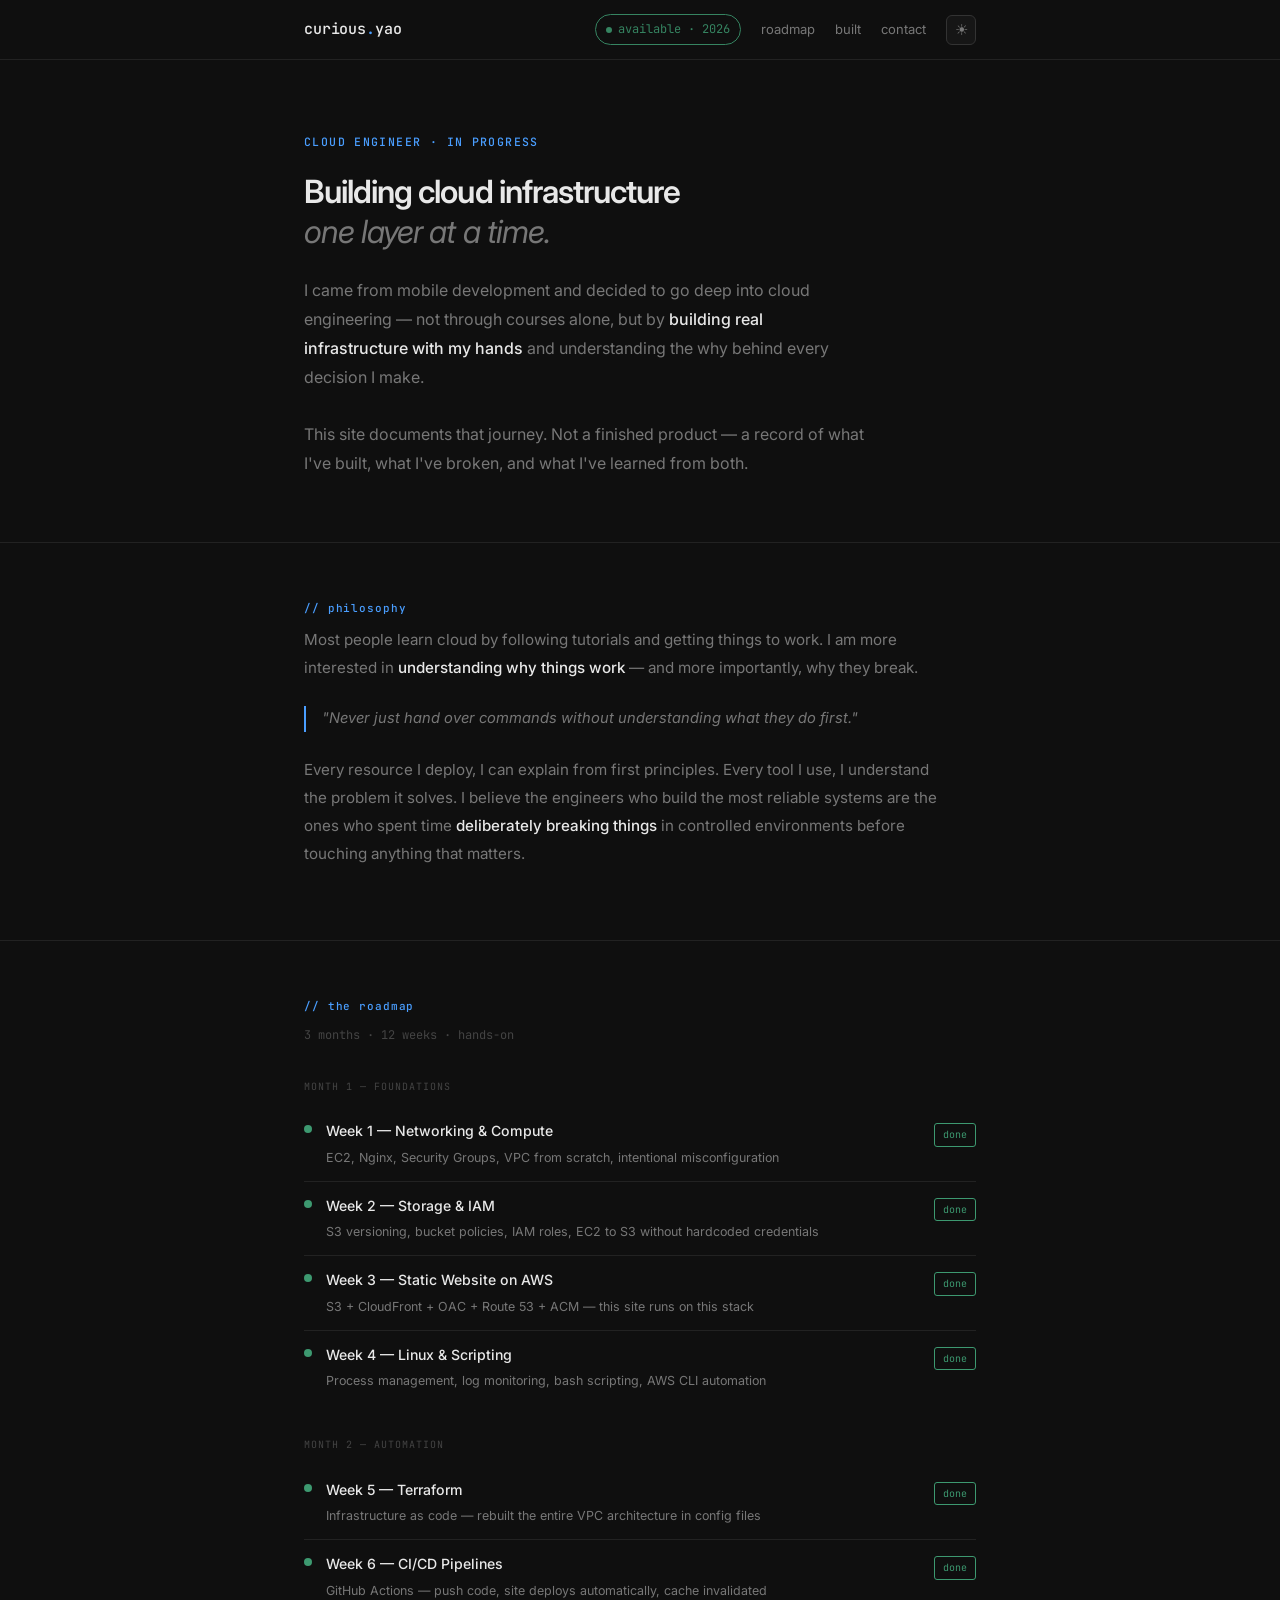
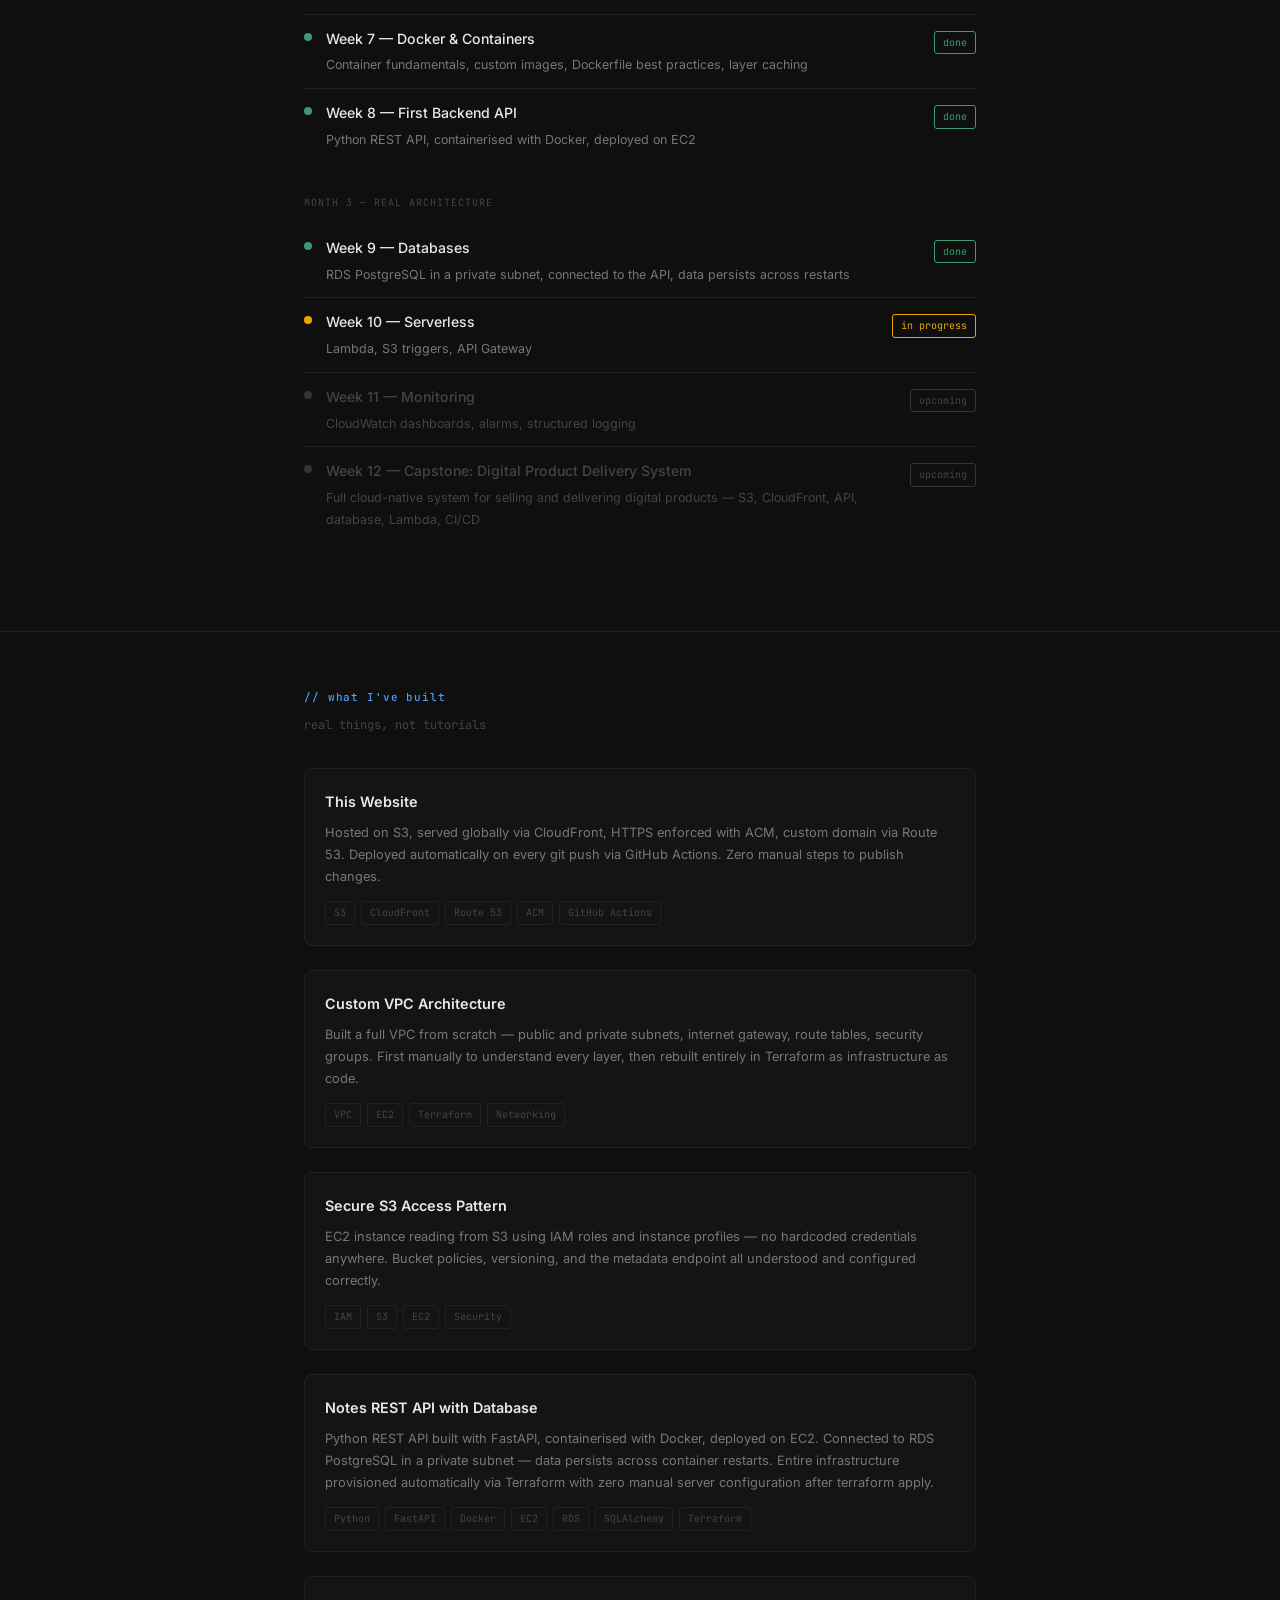
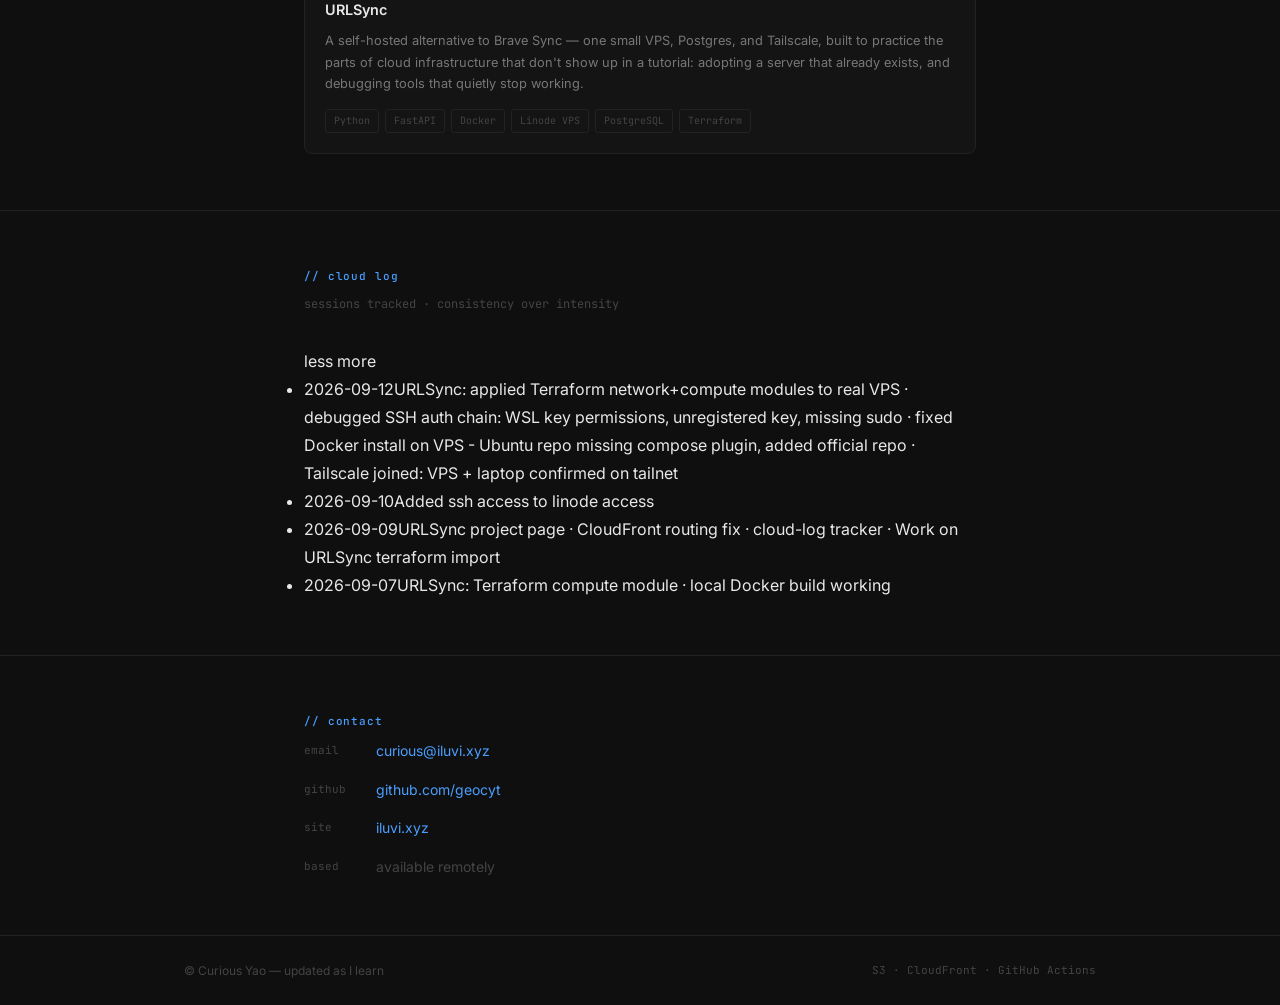
<file: index.html>
<!DOCTYPE html>
<html lang="en" data-theme="dark">
<head>
  <meta charset="UTF-8" />
  <meta name="viewport" content="width=device-width, initial-scale=1.0" />
  <title>Curious Yao — Cloud Engineer</title>
  <meta name="description" content="Cloud engineer building production-grade AWS infrastructure from the ground up." />
  <link rel="preconnect" href="https://fonts.googleapis.com" />
  <link rel="preconnect" href="https://fonts.gstatic.com" crossorigin />
  <link href="https://fonts.googleapis.com/css2?family=Inter:ital,wght@0,400;0,500;0,600;1,400&family=JetBrains+Mono:wght@400;500&display=swap" rel="stylesheet" />
  <link rel="stylesheet" href="css/style.css" />
</head>
<body>

  <!-- Navigation -->
  <nav class="nav">
    <div class="nav-inner">
      <a href="#" class="logo">curious<span>.</span>yao</a>
      <div class="nav-links">
        <div class="avail-badge">
          <span class="avail-dot"></span>
          available · 2026
        </div>
        <a href="#roadmap" class="nav-link">roadmap</a>
        <a href="#built" class="nav-link">built</a>
        <a href="#contact" class="nav-link">contact</a>
        <button class="theme-btn" id="theme-btn" aria-label="Toggle theme">
          <span class="theme-icon" id="theme-icon">☀</span>
        </button>
      </div>
    </div>
  </nav>

  <!-- Hero -->
  <section class="hero">
    <div class="hero-inner">
      <div class="eyebrow">Cloud Engineer · In Progress</div>
      <h1 class="hero-headline">
        Building cloud infrastructure<br />
        <em>one layer at a time.</em>
      </h1>
      <p class="hero-body">
        I came from mobile development and decided to go deep into cloud engineering —
        not through courses alone, but by <strong>building real infrastructure with my hands</strong>
        and understanding the why behind every decision I make.
        <br /><br />
        This site documents that journey. Not a finished product — a record of
        what I've built, what I've broken, and what I've learned from both.
      </p>
    </div>
  </section>

  <!-- Philosophy -->
  <section class="section" id="philosophy">
    <div class="section-inner">
      <div class="section-label">// philosophy</div>
      <div class="philosophy">
        <p>
          Most people learn cloud by following tutorials and getting things to work.
          I am more interested in <strong>understanding why things work</strong> —
          and more importantly, why they break.
        </p>
        <blockquote>
          "Never just hand over commands without understanding what they do first."
        </blockquote>
        <p>
          Every resource I deploy, I can explain from first principles.
          Every tool I use, I understand the problem it solves.
          I believe the engineers who build the most reliable systems are the ones
          who spent time <strong>deliberately breaking things</strong> in controlled
          environments before touching anything that matters.
        </p>
      </div>
    </div>
  </section>

  <!-- Roadmap -->
  <section class="section" id="roadmap">
    <div class="section-inner">
      <div class="section-label">// the roadmap</div>
      <div class="section-meta">3 months · 12 weeks · hands-on</div>

      <div class="roadmap">

        <div class="roadmap-month">
          <div class="month-label">month 1 — foundations</div>
          <div class="roadmap-item">
            <span class="rdot done"></span>
            <div class="ritem-content">
              <span class="ritem-title">Week 1 — Networking & Compute</span>
              <span class="ritem-desc">EC2, Nginx, Security Groups, VPC from scratch, intentional misconfiguration</span>
            </div>
            <span class="rbadge done">done</span>
          </div>
          <div class="roadmap-item">
            <span class="rdot done"></span>
            <div class="ritem-content">
              <span class="ritem-title">Week 2 — Storage & IAM</span>
              <span class="ritem-desc">S3 versioning, bucket policies, IAM roles, EC2 to S3 without hardcoded credentials</span>
            </div>
            <span class="rbadge done">done</span>
          </div>
          <div class="roadmap-item">
            <span class="rdot done"></span>
            <div class="ritem-content">
              <span class="ritem-title">Week 3 — Static Website on AWS</span>
              <span class="ritem-desc">S3 + CloudFront + OAC + Route 53 + ACM — this site runs on this stack</span>
            </div>
            <span class="rbadge done">done</span>
          </div>
          <div class="roadmap-item">
            <span class="rdot done"></span>
            <div class="ritem-content">
              <span class="ritem-title">Week 4 — Linux & Scripting</span>
              <span class="ritem-desc">Process management, log monitoring, bash scripting, AWS CLI automation</span>
            </div>
            <span class="rbadge done">done</span>
          </div>
        </div>

        <div class="roadmap-month">
          <div class="month-label">month 2 — automation</div>
          <div class="roadmap-item">
            <span class="rdot done"></span>
            <div class="ritem-content">
              <span class="ritem-title">Week 5 — Terraform</span>
              <span class="ritem-desc">Infrastructure as code — rebuilt the entire VPC architecture in config files</span>
            </div>
            <span class="rbadge done">done</span>
          </div>
          <div class="roadmap-item">
            <span class="rdot done"></span>
            <div class="ritem-content">
              <span class="ritem-title">Week 6 — CI/CD Pipelines</span>
              <span class="ritem-desc">GitHub Actions — push code, site deploys automatically, cache invalidated</span>
            </div>
            <span class="rbadge done">done</span>
          </div>
          <div class="roadmap-item">
            <span class="rdot done"></span>
            <div class="ritem-content">
              <span class="ritem-title">Week 7 — Docker & Containers</span>
              <span class="ritem-desc">Container fundamentals, custom images, Dockerfile best practices, layer caching</span>
            </div>
            <span class="rbadge done">done</span>
          </div>
          <div class="roadmap-item">
            <span class="rdot done"></span>
            <div class="ritem-content">
              <span class="ritem-title">Week 8 — First Backend API</span>
              <span class="ritem-desc">Python REST API, containerised with Docker, deployed on EC2</span>
            </div>
            <span class="rbadge done">done</span>
          </div>
        </div>

        <div class="roadmap-month">
          <div class="month-label">month 3 — real architecture</div>
          <div class="roadmap-item">
            <span class="rdot done"></span>
            <div class="ritem-content">
              <span class="ritem-title">Week 9 — Databases</span>
              <span class="ritem-desc">RDS PostgreSQL in a private subnet, connected to the API, data persists across restarts</span>
            </div>
            <span class="rbadge done">done</span>
          </div>
          <div class="roadmap-item">
            <span class="rdot active"></span>
            <div class="ritem-content">
              <span class="ritem-title">Week 10 — Serverless</span>
              <span class="ritem-desc">Lambda, S3 triggers, API Gateway</span>
            </div>
            <span class="rbadge active">in progress</span>
          </div>
          <div class="roadmap-item">
            <span class="rdot upcoming"></span>
            <div class="ritem-content">
              <span class="ritem-title upcoming">Week 11 — Monitoring</span>
              <span class="ritem-desc upcoming">CloudWatch dashboards, alarms, structured logging</span>
            </div>
            <span class="rbadge upcoming">upcoming</span>
          </div>
          <div class="roadmap-item">
            <span class="rdot upcoming"></span>
            <div class="ritem-content">
              <span class="ritem-title upcoming">Week 12 — Capstone: Digital Product Delivery System</span>
              <span class="ritem-desc upcoming">Full cloud-native system for selling and delivering digital products — S3, CloudFront, API, database, Lambda, CI/CD</span>
            </div>
            <span class="rbadge upcoming">upcoming</span>
          </div>
        </div>

      </div>
    </div>
  </section>

  <!-- What I've Built -->
  <section class="section" id="built">
    <div class="section-inner">
      <div class="section-label">// what I've built</div>
      <div class="section-meta">real things, not tutorials</div>
      <div class="built-list">

        <div class="built-item">
          <div class="built-title">This Website</div>
          <div class="built-desc">
            Hosted on S3, served globally via CloudFront, HTTPS enforced with ACM,
            custom domain via Route 53. Deployed automatically on every git push
            via GitHub Actions. Zero manual steps to publish changes.
          </div>
          <div class="built-tags">
            <span class="tag">S3</span>
            <span class="tag">CloudFront</span>
            <span class="tag">Route 53</span>
            <span class="tag">ACM</span>
            <span class="tag">GitHub Actions</span>
          </div>
        </div>

        <div class="built-item">
          <div class="built-title">Custom VPC Architecture</div>
          <div class="built-desc">
            Built a full VPC from scratch — public and private subnets, internet gateway,
            route tables, security groups. First manually to understand every layer,
            then rebuilt entirely in Terraform as infrastructure as code.
          </div>
          <div class="built-tags">
            <span class="tag">VPC</span>
            <span class="tag">EC2</span>
            <span class="tag">Terraform</span>
            <span class="tag">Networking</span>
          </div>
        </div>

        <div class="built-item">
          <div class="built-title">Secure S3 Access Pattern</div>
          <div class="built-desc">
            EC2 instance reading from S3 using IAM roles and instance profiles —
            no hardcoded credentials anywhere. Bucket policies, versioning, and the
            metadata endpoint all understood and configured correctly.
          </div>
          <div class="built-tags">
            <span class="tag">IAM</span>
            <span class="tag">S3</span>
            <span class="tag">EC2</span>
            <span class="tag">Security</span>
          </div>
        </div>

        <div class="built-item">
          <div class="built-title">Notes REST API with Database</div>
          <div class="built-desc">
            Python REST API built with FastAPI, containerised with Docker, deployed on EC2.
            Connected to RDS PostgreSQL in a private subnet — data persists across container
            restarts. Entire infrastructure provisioned automatically via Terraform with
            zero manual server configuration after terraform apply.
          </div>
          <div class="built-tags">
            <span class="tag">Python</span>
            <span class="tag">FastAPI</span>
            <span class="tag">Docker</span>
            <span class="tag">EC2</span>
            <span class="tag">RDS</span>
            <span class="tag">SQLAlchemy</span>
            <span class="tag">Terraform</span>
          </div>
        </div>

        <div class="built-item">
          <div class="built-title">URLSync</div>
          <div class="built-desc">
            A self-hosted alternative to Brave Sync — one small VPS, Postgres, and Tailscale,
            built to practice the parts of cloud infrastructure that don't show up in a tutorial:
            adopting a server that already exists, and debugging tools that quietly stop working.
          </div>
          <div class="built-tags">
            <span class="tag">Python</span>
            <span class="tag">FastAPI</span>
            <span class="tag">Docker</span>
            <span class="tag">Linode VPS</span>
            <span class="tag">PostgreSQL</span>
            <span class="tag">Terraform</span>
          </div>
        </div>

      </div>
    </div>
  </section>

  <!-- Cloud Log -->
  <section class="section" id="log">
    <div class="section-inner">
      <div class="section-label">// cloud log</div>
      <div class="section-meta">sessions tracked · consistency over intensity</div>
      <div class="cloud-log">
        <div class="clw-grid-wrap">
          <div class="clw-grid" id="clw-grid"></div>
        </div>
        <div class="clw-legend">
          <span>less</span>
          <span class="clw-cell"></span>
          <span class="clw-cell level-1"></span>
          <span class="clw-cell level-2"></span>
          <span class="clw-cell level-3"></span>
          <span>more</span>
        </div>
        <ul class="clw-entries" id="clw-recent"></ul>
      </div>
    </div>
  </section>

  <!-- Contact -->
  <section class="section" id="contact">
    <div class="section-inner">
      <div class="section-label">// contact</div>
      <div class="contact-grid">
        <span class="ckey">email</span>
        <span class="cval"><a href="mailto:curious@iluvi.xyz">curious@iluvi.xyz</a></span>
        <span class="ckey">github</span>
        <span class="cval"><a href="https://github.com/geocyt" target="_blank" rel="noopener">github.com/geocyt</a></span>
        <span class="ckey">site</span>
        <span class="cval"><a href="https://iluvi.xyz">iluvi.xyz</a></span>
        <span class="ckey">based</span>
        <span class="cval muted">available remotely</span>
      </div>
    </div>
  </section>

  <!-- Footer -->
  <footer class="footer">
    <div class="footer-inner">
      <span>© Curious Yao — updated as I learn</span>
      <span class="footer-stack">S3 · CloudFront · GitHub Actions</span>
    </div>
  </footer>

  <script src="js/main.js"></script>
  <script>
  (async function () {
    let entries = [];
    try {
      const res = await fetch('/data/cloud-log.json');
      if (res.ok) entries = await res.json();
    } catch (e) {
      entries = [];
    }

    const map = {};
    entries.forEach(e => { map[e.date] = e; });

    const weeks = 26;
    const days = weeks * 7;
    const today = new Date();
    today.setHours(0, 0, 0, 0);
    const endDow = today.getDay();
    const end = new Date(today);
    end.setDate(today.getDate() + (6 - endDow));
    const start = new Date(end);
    start.setDate(end.getDate() - (days - 1));

    const grid = document.getElementById('clw-grid');
    grid.innerHTML = '';

    function levelFor(n) {
      if (n === 1) return 1;
      if (n === 2) return 2;
      return 3;
    }

    for (let i = 0; i < days; i++) {
      const d = new Date(start);
      d.setDate(start.getDate() + i);
      const key = d.toISOString().slice(0, 10);
      const count = map[key] ? map[key].count : 0;
      const div = document.createElement('div');
      div.className = 'clw-cell' + (count > 0 ? ' level-' + levelFor(count) : '');
      div.title = key + (map[key] && map[key].note ? ' — ' + map[key].note : '');
      grid.appendChild(div);
    }

    const list = document.getElementById('clw-recent');
    list.innerHTML = '';
    if (entries.length === 0) {
      list.innerHTML = '<li class="clw-empty">No entries yet.</li>';
      return;
    }
    entries.slice().reverse().slice(0, 10).forEach(e => {
      const li = document.createElement('li');
      li.innerHTML = `<span class="clw-date">${e.date}</span>${e.note}`;
      list.appendChild(li);
    });
  })();
  </script>
</body>
</html>
</file>
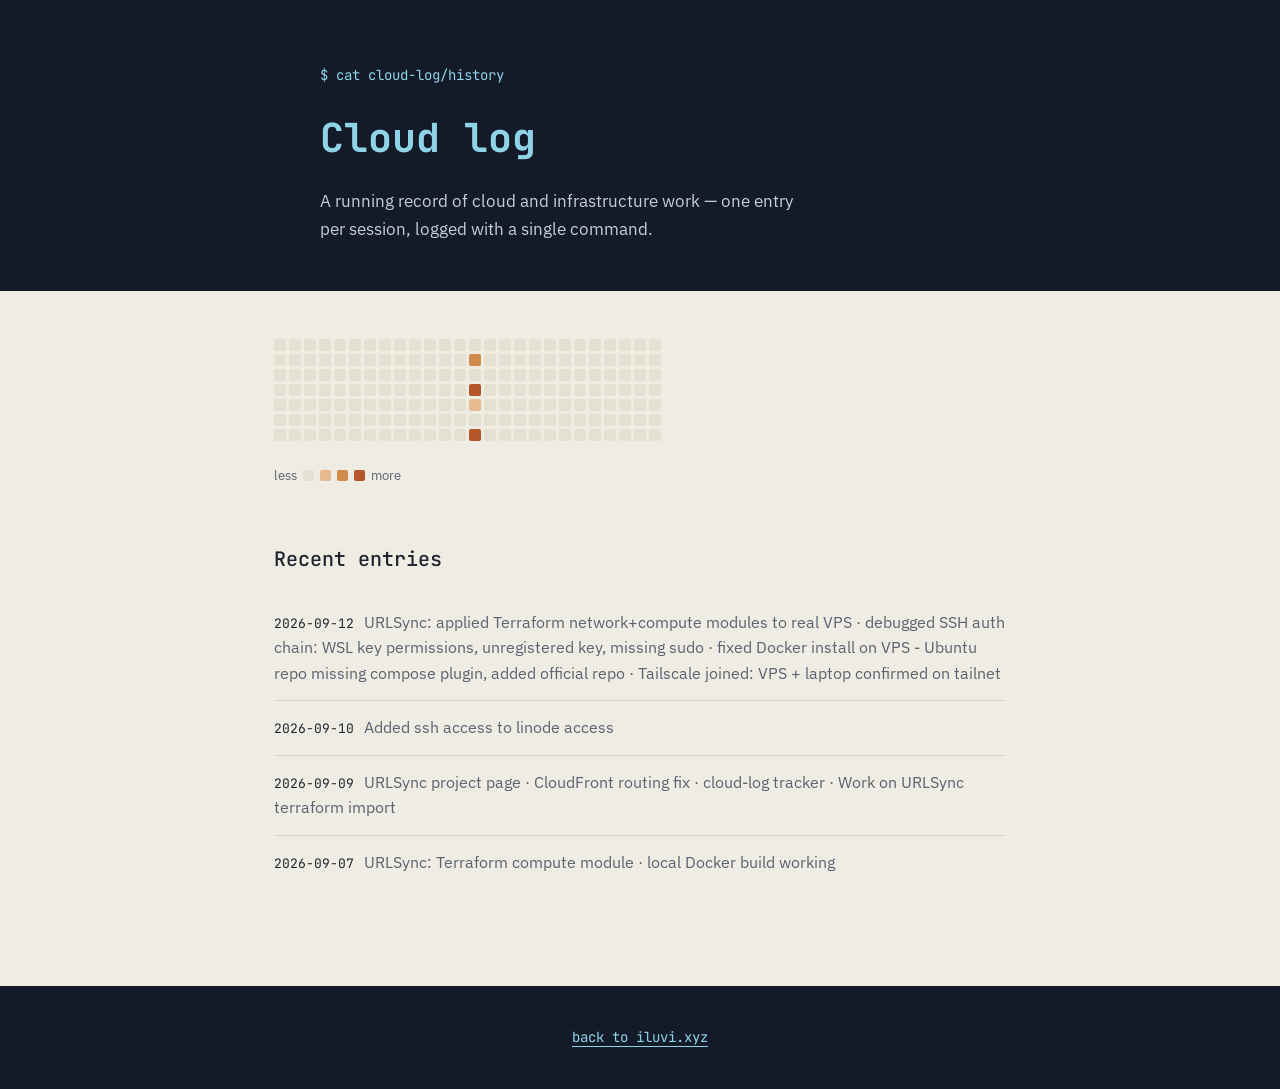
<file: log/index.html>
<!DOCTYPE html>
<html lang="en">
<head>
<meta charset="UTF-8">
<meta name="viewport" content="width=device-width, initial-scale=1.0">
<title>Cloud log — a record of cloud engineering work</title>
<link rel="preconnect" href="https://fonts.googleapis.com">
<link href="https://fonts.googleapis.com/css2?family=JetBrains+Mono:wght@400;500;700&family=IBM+Plex+Sans:wght@400;500;600&display=swap" rel="stylesheet">
<style>
  :root {
    --blueprint: #131B29;
    --paper: #EFEDE3;
    --ink: #1E2430;
    --ink-soft: #5B6270;
    --rule: #D9D5C6;
    --cyan: #8FD3E8;
    --annotation: #B4552A;
    --lvl0: #E4E1D3;
    --lvl1: #E8B98C;
    --lvl2: #D08A4B;
    --lvl3: #B4552A;
  }
  * { box-sizing: border-box; }
  body {
    margin: 0;
    background: var(--paper);
    color: var(--ink);
    font-family: 'IBM Plex Sans', system-ui, sans-serif;
    font-size: 17px;
    line-height: 1.65;
  }
  .mono { font-family: 'JetBrains Mono', monospace; }
  a { color: var(--annotation); text-decoration: none; border-bottom: 1px solid currentColor; }

  .hero { background: var(--blueprint); color: var(--paper); padding: 64px 24px 48px; }
  .hero-inner { max-width: 640px; margin: 0 auto; }
  .prompt { font-family: 'JetBrains Mono', monospace; font-size: 14px; color: var(--cyan); margin-bottom: 18px; }
  .hero h1 { font-family: 'JetBrains Mono', monospace; font-size: clamp(28px, 5vw, 40px); font-weight: 700; margin: 0 0 16px; color: var(--cyan); }
  .hero p { font-size: 17px; color: #C9CDD6; max-width: 480px; margin: 0; }

  main { max-width: 780px; margin: 0 auto; padding: 48px 24px 96px; }

  .grid-wrap { overflow-x: auto; padding-bottom: 8px; }
  .grid {
    display: grid;
    grid-template-rows: repeat(7, 12px);
    grid-auto-flow: column;
    grid-auto-columns: 12px;
    gap: 3px;
    width: max-content;
  }
  .cell { width: 12px; height: 12px; border-radius: 2px; background: var(--lvl0); }
  .cell.level-1 { background: var(--lvl1); }
  .cell.level-2 { background: var(--lvl2); }
  .cell.level-3 { background: var(--lvl3); }

  .legend { display: flex; align-items: center; gap: 6px; margin-top: 16px; font-size: 13px; color: var(--ink-soft); }
  .legend .cell { width: 11px; height: 11px; }

  h2 { font-family: 'JetBrains Mono', monospace; font-size: 20px; font-weight: 500; margin: 56px 0 20px; }

  ul.entries { list-style: none; margin: 0; padding: 0; }
  ul.entries li { padding: 14px 0; border-top: 1px solid var(--rule); font-size: 15.5px; color: var(--ink-soft); }
  ul.entries li:first-child { border-top: none; }
  ul.entries .mono { color: var(--ink); font-size: 13px; margin-right: 10px; }
  .empty { color: var(--ink-soft); font-size: 15px; }

  footer { background: var(--blueprint); color: #9AA1AE; padding: 40px 24px; font-family: 'JetBrains Mono', monospace; font-size: 14px; text-align: center; }
  footer a { color: var(--cyan); }
</style>
</head>
<body>

<div class="hero">
  <div class="hero-inner">
    <div class="prompt">$ cat cloud-log/history</div>
    <h1>Cloud log</h1>
    <p>A running record of cloud and infrastructure work — one entry per session, logged with a single command.</p>
  </div>
</div>

<main>
  <div class="grid-wrap">
    <div class="grid" id="grid"></div>
  </div>
  <div class="legend">
    <span>less</span>
    <span class="cell"></span>
    <span class="cell level-1"></span>
    <span class="cell level-2"></span>
    <span class="cell level-3"></span>
    <span>more</span>
  </div>

  <h2>Recent entries</h2>
  <ul class="entries" id="recent"></ul>
</main>

<footer>
  <a href="/">back to iluvi.xyz</a>
</footer>

<script>
async function loadLog() {
  let entries = [];
  try {
    const res = await fetch('/data/cloud-log.json');
    entries = await res.json();
  } catch (e) {
    entries = [];
  }

  const map = {};
  entries.forEach(e => { map[e.date] = e; });

  const weeks = 26;
  const days = weeks * 7;
  const today = new Date();
  today.setHours(0, 0, 0, 0);
  const endDow = today.getDay();
  const end = new Date(today);
  end.setDate(today.getDate() + (6 - endDow));
  const start = new Date(end);
  start.setDate(end.getDate() - (days - 1));

  const grid = document.getElementById('grid');
  grid.innerHTML = '';

  for (let i = 0; i < days; i++) {
    const d = new Date(start);
    d.setDate(start.getDate() + i);
    const key = d.toISOString().slice(0, 10);
    const count = map[key] ? map[key].count : 0;
    const div = document.createElement('div');
    div.className = 'cell' + (count > 0 ? ' level-' + levelFor(count) : '');
    div.title = key + (map[key] && map[key].note ? ' — ' + map[key].note : '');
    grid.appendChild(div);
  }

  function levelFor(n) {
    if (n === 1) return 1;
    if (n === 2) return 2;
    return 3;
  }

  const list = document.getElementById('recent');
  list.innerHTML = '';
  if (entries.length === 0) {
    list.innerHTML = '<li class="empty">No entries yet — run log.sh to add the first one.</li>';
    return;
  }
  entries.slice().reverse().slice(0, 10).forEach(e => {
    const li = document.createElement('li');
    li.innerHTML = `<span class="mono">${e.date}</span>${e.note}`;
    list.appendChild(li);
  });
}
loadLog();
</script>

</body>
</html>
</file>
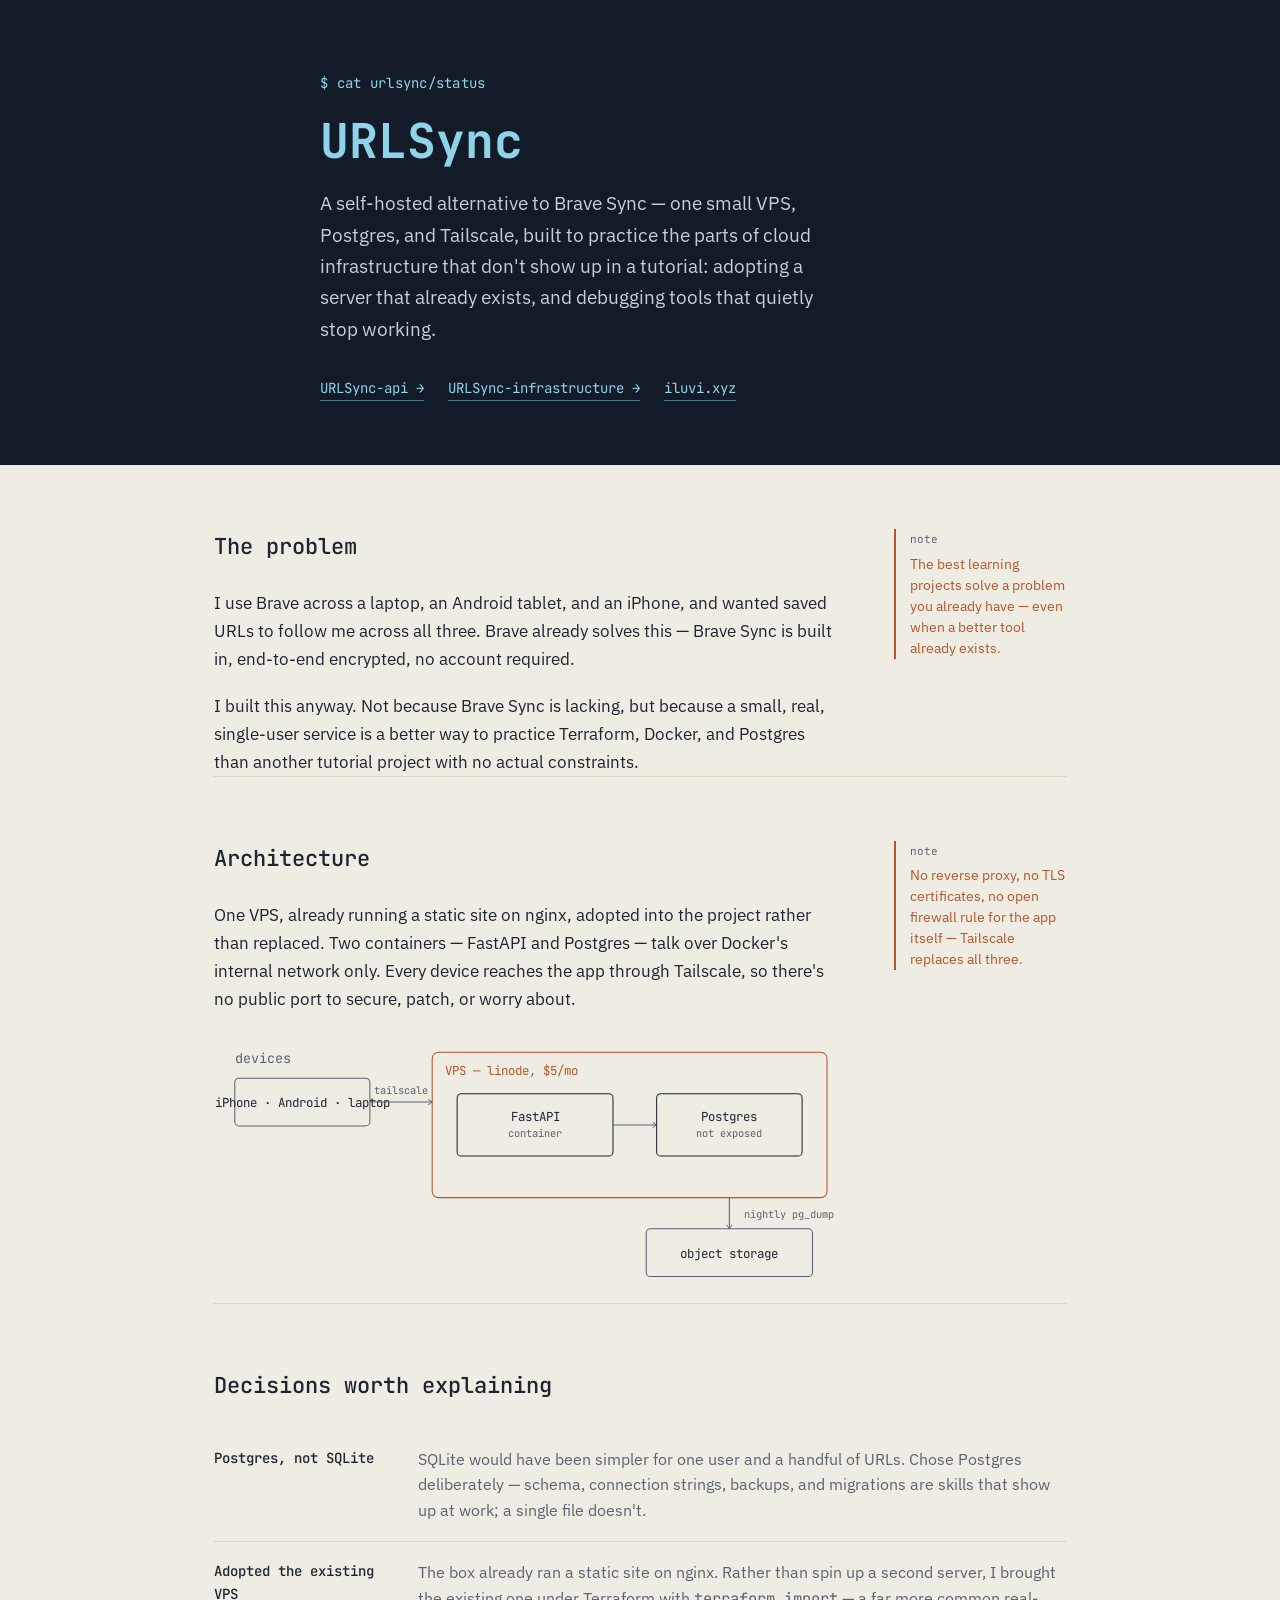
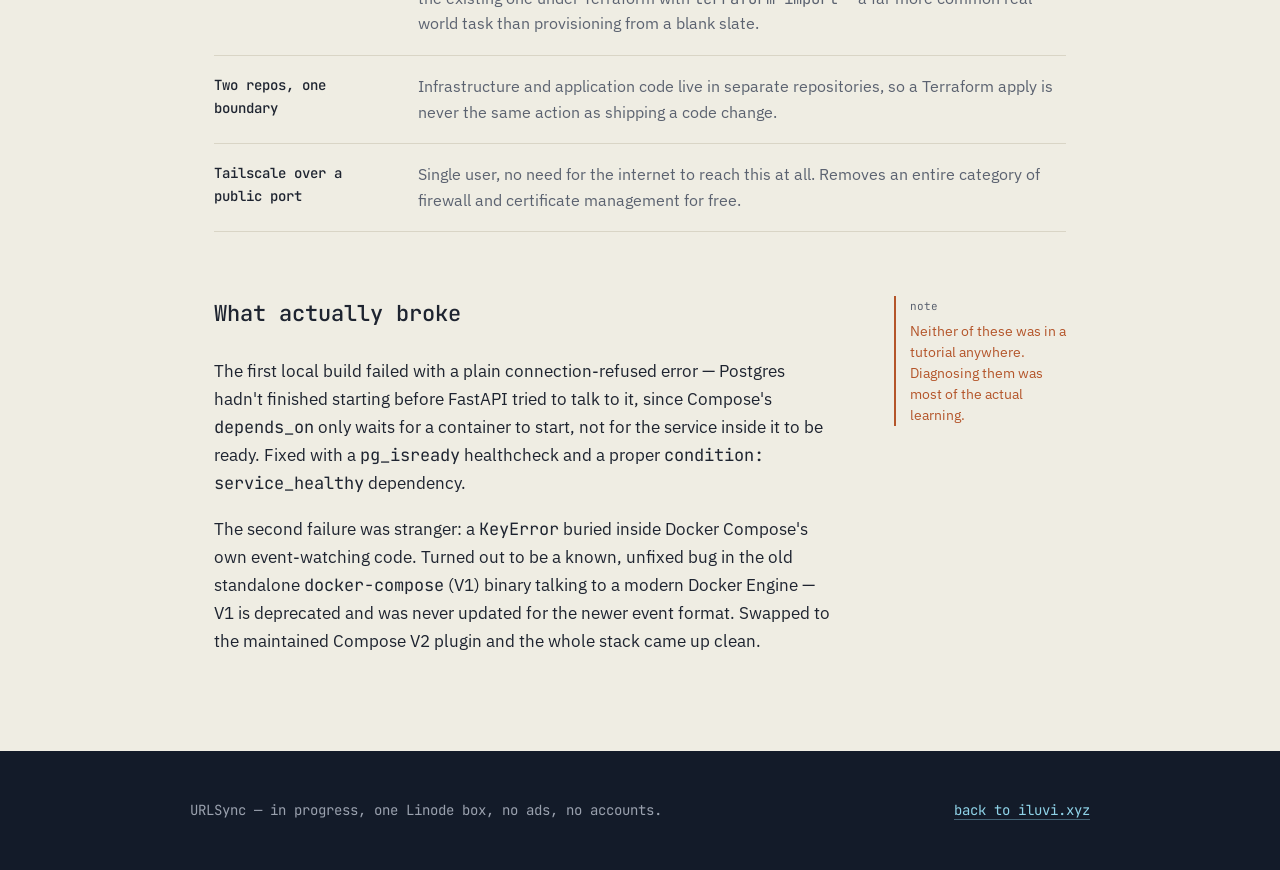
<file: projects/urlsync/index.html>
<!DOCTYPE html>
<html lang="en">
<head>
<meta charset="UTF-8">
<meta name="viewport" content="width=device-width, initial-scale=1.0">
<title>URLSync — a self-hosted bookmark sync built to learn Terraform, Docker, and Postgres</title>
<link rel="preconnect" href="https://fonts.googleapis.com">
<link href="https://fonts.googleapis.com/css2?family=JetBrains+Mono:wght@400;500;700&family=IBM+Plex+Sans:wght@400;500;600&display=swap" rel="stylesheet">
<style>
  :root {
    --blueprint: #131B29;
    --blueprint-line: #2A3A50;
    --paper: #EFEDE3;
    --ink: #1E2430;
    --ink-soft: #5B6270;
    --rule: #D9D5C6;
    --cyan: #8FD3E8;
    --annotation: #B4552A;
  }

  * { box-sizing: border-box; }

  body {
    margin: 0;
    background: var(--paper);
    color: var(--ink);
    font-family: 'IBM Plex Sans', system-ui, sans-serif;
    font-size: 17px;
    line-height: 1.65;
  }

  .mono { font-family: 'JetBrains Mono', monospace; }

  a { color: var(--annotation); text-decoration: none; border-bottom: 1px solid currentColor; }
  a:hover { opacity: 0.75; }

  /* ---- Hero ---- */
  .hero {
    background: var(--blueprint);
    color: var(--paper);
    padding: 72px 24px 64px;
  }
  .hero-inner { max-width: 640px; margin: 0 auto; }
  .prompt {
    font-family: 'JetBrains Mono', monospace;
    font-size: 14px;
    color: var(--cyan);
    margin-bottom: 18px;
    letter-spacing: 0.02em;
  }
  .hero h1 {
    font-family: 'JetBrains Mono', monospace;
    font-size: clamp(32px, 6vw, 48px);
    font-weight: 700;
    margin: 0 0 20px;
    line-height: 1.15;
    color: var(--cyan);
  }
  .hero p.lede {
    font-size: 19px;
    color: #C9CDD6;
    max-width: 520px;
    margin: 0 0 32px;
  }
  .hero-links { display: flex; gap: 24px; flex-wrap: wrap; font-family: 'JetBrains Mono', monospace; font-size: 14px; }
  .hero-links a { color: var(--cyan); border-color: rgba(143,211,232,0.5); }

  /* ---- Body layout: reading column + margin rail ---- */
  main {
    max-width: 900px;
    margin: 0 auto;
    padding: 0 24px 96px;
  }
  section { padding-top: 64px; }
  section + section { border-top: 1px solid var(--rule); }

  .grid {
    display: grid;
    grid-template-columns: minmax(0, 640px) 1fr;
    gap: 40px;
    align-items: start;
  }

  h2 {
    font-family: 'JetBrains Mono', monospace;
    font-size: 22px;
    font-weight: 500;
    margin: 0 0 24px;
    color: var(--ink);
  }

  .col p { margin: 0 0 18px; max-width: 620px; }
  .col p:last-child { margin-bottom: 0; }

  .note {
    font-size: 14px;
    color: var(--annotation);
    border-left: 2px solid var(--annotation);
    padding-left: 14px;
    line-height: 1.5;
    padding-top: 2px;
  }
  .note .mono { display: block; font-size: 11px; color: var(--ink-soft); margin-bottom: 6px; }

  @media (max-width: 720px) {
    .grid { grid-template-columns: 1fr; }
    .note { margin-top: 4px; margin-bottom: 8px; }
  }

  /* ---- Decisions list ---- */
  .decisions { list-style: none; margin: 0; padding: 0; }
  .decisions li {
    padding: 18px 0;
    border-top: 1px solid var(--rule);
    display: grid;
    grid-template-columns: 180px 1fr;
    gap: 24px;
  }
  .decisions li:first-child { border-top: none; }
  .decisions dt {
    font-family: 'JetBrains Mono', monospace;
    font-size: 14px;
    font-weight: 500;
    color: var(--ink);
  }
  .decisions dd { margin: 0; color: var(--ink-soft); font-size: 15.5px; }
  @media (max-width: 560px) {
    .decisions li { grid-template-columns: 1fr; gap: 6px; }
  }

  /* ---- Diagram ---- */
  .diagram { width: 100%; height: auto; margin: 8px 0 4px; }

  /* ---- Footer ---- */
  footer {
    background: var(--blueprint);
    color: #9AA1AE;
    padding: 48px 24px;
    font-family: 'JetBrains Mono', monospace;
    font-size: 14px;
  }
  footer .inner { max-width: 900px; margin: 0 auto; display: flex; justify-content: space-between; flex-wrap: wrap; gap: 16px; }
  footer a { color: var(--cyan); border-color: rgba(143,211,232,0.4); }
</style>
</head>
<body>

<div class="hero">
  <div class="hero-inner">
    <div class="prompt">$ cat urlsync/status</div>
    <h1>URLSync</h1>
    <p class="lede">
      A self-hosted alternative to Brave Sync — one small VPS, Postgres,
      and Tailscale, built to practice the parts of cloud infrastructure
      that don't show up in a tutorial: adopting a server that already
      exists, and debugging tools that quietly stop working.
    </p>
    <div class="hero-links">
      <a href="https://github.com/geocyt/URLSync-api">URLSync-api →</a>
      <a href="https://github.com/geocyt/URLSync-infrastructure">URLSync-infrastructure →</a>
      <a href="/">iluvi.xyz</a>
    </div>
  </div>
</div>

<main>

  <section>
    <div class="grid">
      <div class="col">
        <h2>The problem</h2>
        <p>
          I use Brave across a laptop, an Android tablet, and an iPhone,
          and wanted saved URLs to follow me across all three. Brave
          already solves this — Brave Sync is built in, end-to-end
          encrypted, no account required.
        </p>
        <p>
          I built this anyway. Not because Brave Sync is lacking, but
          because a small, real, single-user service is a better way to
          practice Terraform, Docker, and Postgres than another
          tutorial project with no actual constraints.
        </p>
      </div>
      <div class="note">
        <span class="mono">note</span>
        The best learning projects solve a problem you already have —
        even when a better tool already exists.
      </div>
    </div>
  </section>

  <section>
    <div class="grid">
      <div class="col">
        <h2>Architecture</h2>
        <p>
          One VPS, already running a static site on nginx, adopted into
          the project rather than replaced. Two containers — FastAPI and
          Postgres — talk over Docker's internal network only. Every
          device reaches the app through Tailscale, so there's no public
          port to secure, patch, or worry about.
        </p>
      </div>
      <div class="note">
        <span class="mono">note</span>
        No reverse proxy, no TLS certificates, no open firewall rule for
        the app itself — Tailscale replaces all three.
      </div>
    </div>
    <svg class="diagram" viewBox="0 0 820 260" xmlns="http://www.w3.org/2000/svg" role="img" aria-label="Devices connect over Tailscale to a VPS running Docker containers for the FastAPI app and Postgres, which backs up nightly to object storage.">
      <defs>
        <marker id="arrow" viewBox="0 0 10 10" refX="8" refY="5" markerWidth="6" markerHeight="6" orient="auto-start-reverse">
          <path d="M2 1L8 5L2 9" fill="none" stroke="#5B6270" stroke-width="1.5" stroke-linecap="round" stroke-linejoin="round"/>
        </marker>
      </defs>
      <text x="20" y="40" font-family="JetBrains Mono, monospace" font-size="13" fill="#5B6270">devices</text>
      <rect x="20" y="55" width="130" height="46" rx="4" fill="none" stroke="#5B6270" stroke-width="1"/>
      <text x="85" y="83" text-anchor="middle" font-family="JetBrains Mono, monospace" font-size="12" fill="#1E2430">iPhone · Android · laptop</text>

      <line x1="150" y1="78" x2="210" y2="78" stroke="#5B6270" stroke-width="1" marker-end="url(#arrow)"/>
      <text x="180" y="70" text-anchor="middle" font-family="JetBrains Mono, monospace" font-size="10" fill="#5B6270">tailscale</text>

      <rect x="210" y="30" width="380" height="140" rx="6" fill="none" stroke="#B4552A" stroke-width="1"/>
      <text x="222" y="52" font-family="JetBrains Mono, monospace" font-size="12" fill="#B4552A">VPS — linode, $5/mo</text>

      <rect x="234" y="70" width="150" height="60" rx="4" fill="none" stroke="#1E2430" stroke-width="1"/>
      <text x="309" y="96" text-anchor="middle" font-family="JetBrains Mono, monospace" font-size="12" fill="#1E2430">FastAPI</text>
      <text x="309" y="112" text-anchor="middle" font-family="JetBrains Mono, monospace" font-size="10" fill="#5B6270">container</text>

      <line x1="384" y1="100" x2="426" y2="100" stroke="#5B6270" stroke-width="1" marker-end="url(#arrow)"/>

      <rect x="426" y="70" width="140" height="60" rx="4" fill="none" stroke="#1E2430" stroke-width="1"/>
      <text x="496" y="96" text-anchor="middle" font-family="JetBrains Mono, monospace" font-size="12" fill="#1E2430">Postgres</text>
      <text x="496" y="112" text-anchor="middle" font-family="JetBrains Mono, monospace" font-size="10" fill="#5B6270">not exposed</text>

      <line x1="496" y1="170" x2="496" y2="200" stroke="#5B6270" stroke-width="1" marker-end="url(#arrow)"/>
      <text x="510" y="190" font-family="JetBrains Mono, monospace" font-size="10" fill="#5B6270">nightly pg_dump</text>

      <rect x="416" y="200" width="160" height="46" rx="4" fill="none" stroke="#5B6270" stroke-width="1"/>
      <text x="496" y="228" text-anchor="middle" font-family="JetBrains Mono, monospace" font-size="12" fill="#1E2430">object storage</text>
    </svg>
  </section>

  <section>
    <h2>Decisions worth explaining</h2>
    <dl class="decisions">
      <li>
        <dt>Postgres, not SQLite</dt>
        <dd>SQLite would have been simpler for one user and a handful of URLs. Chose Postgres deliberately — schema, connection strings, backups, and migrations are skills that show up at work; a single file doesn't.</dd>
      </li>
      <li>
        <dt>Adopted the existing VPS</dt>
        <dd>The box already ran a static site on nginx. Rather than spin up a second server, I brought the existing one under Terraform with <span class="mono">terraform import</span> — a far more common real-world task than provisioning from a blank slate.</dd>
      </li>
      <li>
        <dt>Two repos, one boundary</dt>
        <dd>Infrastructure and application code live in separate repositories, so a Terraform apply is never the same action as shipping a code change.</dd>
      </li>
      <li>
        <dt>Tailscale over a public port</dt>
        <dd>Single user, no need for the internet to reach this at all. Removes an entire category of firewall and certificate management for free.</dd>
      </li>
    </dl>
  </section>

  <section>
    <div class="grid">
      <div class="col">
        <h2>What actually broke</h2>
        <p>
          The first local build failed with a plain connection-refused
          error — Postgres hadn't finished starting before FastAPI tried
          to talk to it, since Compose's <span class="mono">depends_on</span>
          only waits for a container to start, not for the service inside
          it to be ready. Fixed with a <span class="mono">pg_isready</span>
          healthcheck and a proper <span class="mono">condition:
          service_healthy</span> dependency.
        </p>
        <p>
          The second failure was stranger: a <span class="mono">KeyError</span>
          buried inside Docker Compose's own event-watching code. Turned
          out to be a known, unfixed bug in the old standalone
          <span class="mono">docker-compose</span> (V1) binary talking to
          a modern Docker Engine — V1 is deprecated and was never updated
          for the newer event format. Swapped to the maintained Compose V2
          plugin and the whole stack came up clean.
        </p>
      </div>
      <div class="note">
        <span class="mono">note</span>
        Neither of these was in a tutorial anywhere. Diagnosing them was
        most of the actual learning.
      </div>
    </div>
  </section>

</main>

<footer>
  <div class="inner">
    <span>URLSync — in progress, one Linode box, no ads, no accounts.</span>
    <span><a href="/">back to iluvi.xyz</a></span>
  </div>
</footer>

</body>
</html>
</file>
<file: css/style.css>
/* ============================================
   CSS CUSTOM PROPERTIES — THEME TOKENS
   ============================================ */

:root[data-theme="dark"] {
  --bg:             #0f0f0f;
  --bg-subtle:      #141414;
  --bg-card:        #161616;
  --border:         #222222;
  --border-strong:  #333333;
  --text-primary:   #e8e8e8;
  --text-secondary: #777777;
  --text-muted:     #444444;
  --accent:         #4a9eff;
  --accent-subtle:  #1a2a3a;
  --color-done:     #3d9970;
  --color-active:   #f0a500;
  --color-upcoming: #333333;
  --pipeline-bg:    #111111;
  --pipeline-stage: #1a1a1a;
  --shadow:         none;
}

:root[data-theme="light"] {
  --bg:             #f5f5f3;
  --bg-subtle:      #efefed;
  --bg-card:        #ffffff;
  --border:         #e0e0dc;
  --border-strong:  #c8c8c4;
  --text-primary:   #111111;
  --text-secondary: #666666;
  --text-muted:     #aaaaaa;
  --accent:         #2563eb;
  --accent-subtle:  #eff4ff;
  --color-done:     #1a7a52;
  --color-active:   #b07800;
  --color-upcoming: #cccccc;
  --pipeline-bg:    #ffffff;
  --pipeline-stage: #f9f9f7;
  --shadow:         0 1px 4px rgba(0,0,0,0.06);
}

/* ============================================
   RESET & BASE
   ============================================ */

*, *::before, *::after {
  box-sizing: border-box;
  margin: 0;
  padding: 0;
}

html {
  font-size: 16px;
  scroll-behavior: smooth;
  -webkit-font-smoothing: antialiased;
}

body {
  background-color: var(--bg);
  color: var(--text-primary);
  font-family: 'Inter', system-ui, sans-serif;
  line-height: 1.75;
  transition: background-color 0.25s ease, color 0.25s ease;
}

a {
  color: var(--accent);
  text-decoration: none;
  transition: opacity 0.15s;
}

a:hover { opacity: 0.75; }

strong { font-weight: 500; }

/* ============================================
   NAVIGATION
   ============================================ */

.nav {
  position: sticky;
  top: 0;
  z-index: 100;
  background: var(--bg);
  border-bottom: 0.5px solid var(--border);
  backdrop-filter: blur(8px);
}

.nav-inner {
  max-width: 720px;
  margin: 0 auto;
  padding: 14px 24px;
  display: flex;
  align-items: center;
  justify-content: space-between;
}

.logo {
  font-family: 'JetBrains Mono', monospace;
  font-size: 15px;
  font-weight: 500;
  color: var(--text-primary);
  letter-spacing: -0.01em;
}

.logo span { color: var(--accent); }

.nav-links {
  display: flex;
  align-items: center;
  gap: 20px;
}

.avail-badge {
  display: flex;
  align-items: center;
  gap: 6px;
  font-size: 12px;
  font-family: 'JetBrains Mono', monospace;
  color: var(--color-done);
  background: transparent;
  border: 0.5px solid var(--color-done);
  padding: 4px 10px;
  border-radius: 20px;
  opacity: 0.85;
}

.avail-dot {
  width: 6px;
  height: 6px;
  border-radius: 50%;
  background: var(--color-done);
  animation: pulse 2s infinite;
}

@keyframes pulse {
  0%, 100% { opacity: 1; }
  50% { opacity: 0.4; }
}

.nav-link {
  font-size: 13px;
  color: var(--text-secondary);
  transition: color 0.15s;
}

.nav-link:hover {
  color: var(--text-primary);
  opacity: 1;
}

.theme-btn {
  width: 30px;
  height: 30px;
  border: 0.5px solid var(--border-strong);
  border-radius: 6px;
  background: var(--bg-card);
  cursor: pointer;
  display: flex;
  align-items: center;
  justify-content: center;
  color: var(--text-secondary);
  font-size: 15px;
  transition: border-color 0.2s, color 0.2s;
}

.theme-btn:hover {
  border-color: var(--accent);
  color: var(--accent);
}

/* ============================================
   HERO
   ============================================ */

.hero {
  border-bottom: 0.5px solid var(--border);
}

.hero-inner {
  max-width: 720px;
  margin: 0 auto;
  padding: 72px 24px 64px;
}

.eyebrow {
  font-family: 'JetBrains Mono', monospace;
  font-size: 0.72rem;
  font-weight: 500;
  color: var(--accent);
  letter-spacing: 0.12em;
  text-transform: uppercase;
  margin-bottom: 20px;
}

.hero-headline {
  font-size: 2rem;
  font-weight: 600;
  line-height: 1.25;
  letter-spacing: -0.03em;
  color: var(--text-primary);
  margin-bottom: 24px;
}

.hero-headline em {
  font-style: italic;
  font-weight: 400;
  color: var(--text-secondary);
}

.hero-body {
  font-size: 1rem;
  color: var(--text-secondary);
  line-height: 1.8;
  max-width: 560px;
}

.hero-body strong {
  color: var(--text-primary);
  font-weight: 500;
}

/* ============================================
   PIPELINE CARD
   ============================================ */

.pipeline-card {
  background: var(--pipeline-bg);
  border: 0.5px solid var(--border);
  border-radius: 10px;
  overflow: hidden;
  font-family: 'JetBrains Mono', monospace;
  box-shadow: var(--shadow);
}

.pipeline-titlebar {
  display: flex;
  align-items: center;
  justify-content: space-between;
  padding: 10px 14px;
  border-bottom: 0.5px solid var(--border);
  background: var(--bg-subtle);
}

.window-dots { display: flex; gap: 5px; }

.wdot {
  width: 10px;
  height: 10px;
  border-radius: 50%;
}

.wdot-r { background: #ff5f57; }
.wdot-y { background: #ffbd2e; }
.wdot-g { background: #28c840; }

.pipeline-name {
  font-size: 11px;
  color: var(--text-secondary);
}

.pipeline-status {
  display: flex;
  align-items: center;
  gap: 5px;
  font-size: 11px;
  color: var(--accent);
}

.pulse-dot {
  width: 6px;
  height: 6px;
  border-radius: 50%;
  background: var(--accent);
  animation: pulse 1.5s infinite;
}

.pipeline-stages {
  display: grid;
  grid-template-columns: repeat(3, 1fr);
  gap: 8px;
  padding: 12px;
}

.stage {
  background: var(--pipeline-stage);
  border: 0.5px solid var(--border);
  border-radius: 6px;
  padding: 10px;
}

.stage-header {
  display: flex;
  align-items: center;
  justify-content: space-between;
  margin-bottom: 8px;
}

.stage-name {
  font-size: 11px;
  font-weight: 500;
  color: var(--text-primary);
}

.stage-tick {
  font-size: 11px;
}

.stage-tick.done { color: var(--color-done); }
.stage-tick.pending { color: var(--text-muted); }

.stage-item {
  display: flex;
  align-items: center;
  gap: 6px;
  padding: 3px 0;
  font-size: 10px;
  color: var(--text-secondary);
}

.sdot {
  width: 5px;
  height: 5px;
  border-radius: 50%;
  flex-shrink: 0;
}

.sdot.done     { background: var(--color-done); }
.sdot.active   { background: var(--accent); }
.sdot.pending  { background: var(--border-strong); }

.pipeline-footer {
  display: flex;
  gap: 16px;
  padding: 8px 14px;
  border-top: 0.5px solid var(--border);
  background: var(--bg-subtle);
  font-size: 10px;
  color: var(--text-muted);
}

.pipeline-footer em {
  font-style: normal;
  color: var(--color-done);
}

/* ============================================
   STATS ROW
   ============================================ */

.stats-row {
  display: grid;
  grid-template-columns: repeat(4, 1fr);
  border-bottom: 0.5px solid var(--border);
  max-width: 100%;
}

.stat {
  padding: 20px 24px;
  border-right: 0.5px solid var(--border);
  max-width: 960px;
}

.stat:last-child { border-right: none; }

.stat-num {
  font-size: 22px;
  font-weight: 600;
  color: var(--text-primary);
  letter-spacing: -0.02em;
  font-family: 'JetBrains Mono', monospace;
}

.stat-label {
  font-size: 11px;
  color: var(--text-muted);
  font-family: 'JetBrains Mono', monospace;
  margin-top: 2px;
}

/* ============================================
   SECTIONS
   ============================================ */

.section {
  border-bottom: 0.5px solid var(--border);
  padding: 56px 0;
}

.section-inner {
  max-width: 720px;
  margin: 0 auto;
  padding: 0 24px;
}

.section-label {
  font-family: 'JetBrains Mono', monospace;
  font-size: 11px;
  font-weight: 500;
  color: var(--accent);
  letter-spacing: 0.08em;
  margin-bottom: 8px;
}

.section-meta {
  font-size: 12px;
  color: var(--text-muted);
  font-family: 'JetBrains Mono', monospace;
  margin-bottom: 32px;
}

/* ============================================
   PHILOSOPHY
   ============================================ */

.philosophy {
  max-width: 640px;
}

.philosophy p {
  font-size: 0.95rem;
  color: var(--text-secondary);
  line-height: 1.85;
  margin-bottom: 16px;
}

.philosophy p strong {
  color: var(--text-primary);
}

blockquote {
  border-left: 2px solid var(--accent);
  padding-left: 16px;
  margin: 24px 0;
  font-style: italic;
  color: var(--text-secondary);
  font-size: 0.92rem;
}

/* ============================================
   ROADMAP
   ============================================ */

.roadmap { display: flex; flex-direction: column; }

.roadmap-month { margin-bottom: 32px; }

.month-label {
  font-family: 'JetBrains Mono', monospace;
  font-size: 10px;
  color: var(--text-muted);
  letter-spacing: 0.1em;
  text-transform: uppercase;
  margin-bottom: 12px;
}

.roadmap-item {
  display: flex;
  align-items: flex-start;
  gap: 14px;
  padding: 12px 0;
  border-bottom: 0.5px solid var(--border);
}

.roadmap-item:last-child { border-bottom: none; }

.rdot {
  width: 8px;
  height: 8px;
  border-radius: 50%;
  margin-top: 6px;
  flex-shrink: 0;
}

.rdot.done     { background: var(--color-done); }
.rdot.active   { background: var(--color-active); }
.rdot.upcoming { background: var(--color-upcoming); }

.ritem-content {
  flex: 1;
  display: flex;
  flex-direction: column;
  gap: 3px;
}

.ritem-title {
  font-size: 0.88rem;
  font-weight: 500;
  color: var(--text-primary);
}

.ritem-title.upcoming { color: var(--text-muted); }

.ritem-desc {
  font-size: 0.78rem;
  color: var(--text-secondary);
}

.ritem-desc.upcoming { color: var(--text-muted); }

.rbadge {
  font-family: 'JetBrains Mono', monospace;
  font-size: 10px;
  padding: 2px 8px;
  border-radius: 3px;
  white-space: nowrap;
  margin-top: 4px;
  flex-shrink: 0;
}

.rbadge.done     { color: var(--color-done); border: 0.5px solid var(--color-done); }
.rbadge.active   { color: var(--color-active); border: 0.5px solid var(--color-active); }
.rbadge.upcoming { color: var(--text-muted); border: 0.5px solid var(--color-upcoming); }

/* ============================================
   WHAT I'VE BUILT
   ============================================ */

.built-list {
  display: flex;
  flex-direction: column;
  gap: 24px;
}

.built-item {
  padding: 20px;
  border: 1px solid var(--border);
  border-radius: 8px;
  background: var(--bg-subtle);
  transition: border-color 0.2s;
}

.built-item:hover { border-color: var(--accent); }

.built-title {
  font-size: 0.9rem;
  font-weight: 600;
  color: var(--text-primary);
  margin-bottom: 8px;
}

.built-desc {
  font-size: 0.8rem;
  color: var(--text-secondary);
  line-height: 1.7;
  margin-bottom: 14px;
}

.built-tags {
  display: flex;
  flex-wrap: wrap;
  gap: 6px;
}

.tag {
  font-family: 'JetBrains Mono', monospace;
  font-size: 10px;
  color: var(--text-muted);
  border: 0.5px solid var(--border);
  padding: 2px 8px;
  border-radius: 3px;
  transition: border-color 0.15s, color 0.15s;
}

.tag:hover {
  border-color: var(--accent);
  color: var(--accent);
}

/* ============================================
   CONTACT
   ============================================ */

.contact-grid {
  display: grid;
  grid-template-columns: 72px 1fr;
  gap: 14px 0;
  max-width: 400px;
}

.ckey {
  font-family: 'JetBrains Mono', monospace;
  font-size: 11px;
  color: var(--text-muted);
  padding-top: 2px;
}

.cval {
  font-size: 14px;
  color: var(--text-secondary);
}

.cval.muted { color: var(--text-muted); }

/* ============================================
   FOOTER
   ============================================ */

.footer {
  padding: 24px 0;
}

.footer-inner {
  max-width: 960px;
  margin: 0 auto;
  padding: 0 24px;
  display: flex;
  justify-content: space-between;
  align-items: center;
  font-size: 12px;
  color: var(--text-muted);
}

.footer-stack {
  font-family: 'JetBrains Mono', monospace;
  font-size: 11px;
}

/* ============================================
   RESPONSIVE
   ============================================ */

@media (max-width: 720px) {
  .hero-inner {
    grid-template-columns: 1fr;
    padding: 48px 20px 40px;
  }

  .hero-headline { font-size: 1.8rem; }

  .pipeline-card { display: none; }

  .stats-row { grid-template-columns: repeat(2, 1fr); }

  .stat:nth-child(2) { border-right: none; }
  .stat:nth-child(3) { border-right: 0.5px solid var(--border); }

  .nav-links { gap: 12px; }

  .avail-badge { display: none; }

  .footer-inner { flex-direction: column; gap: 8px; align-items: flex-start; }
}

@media (max-width: 480px) {
  .section { padding: 40px 0; }
  .hero-headline { font-size: 1.6rem; }
  .stats-row { grid-template-columns: 1fr 1fr; }
}
</file>
